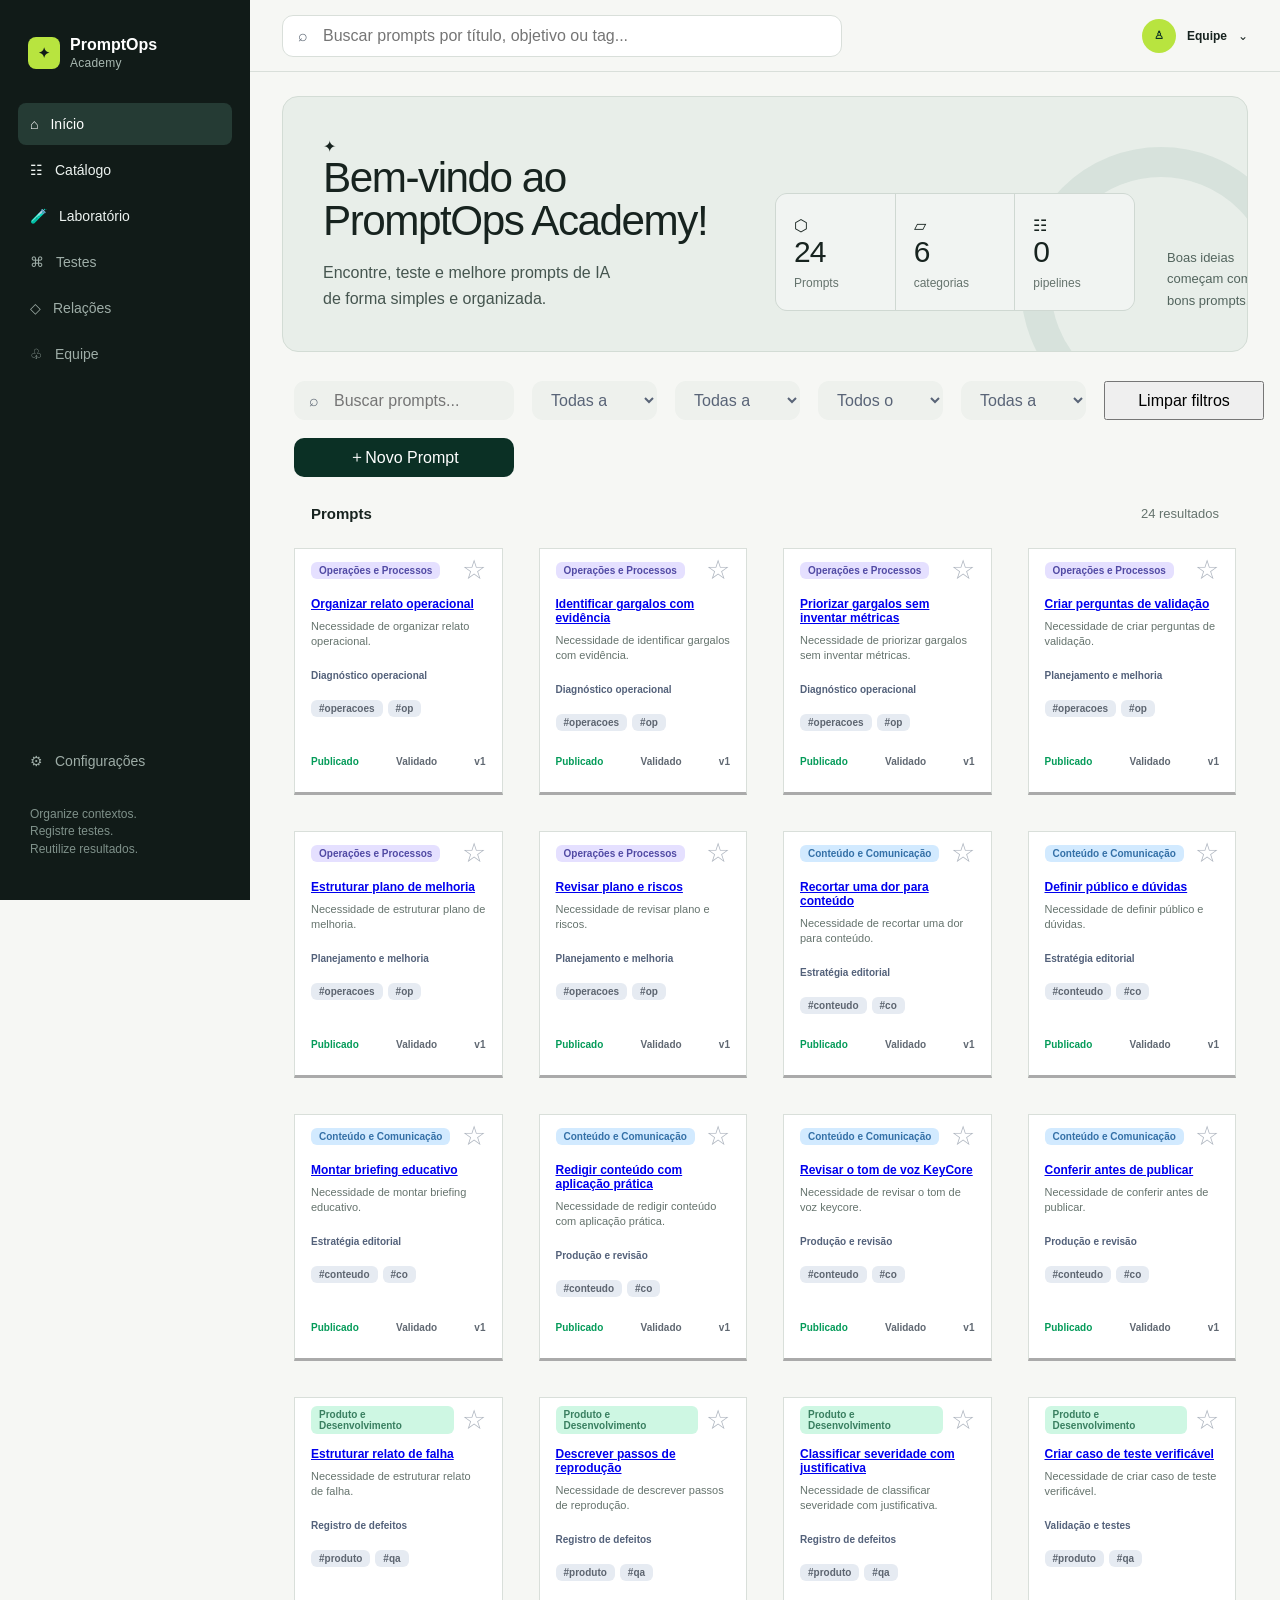
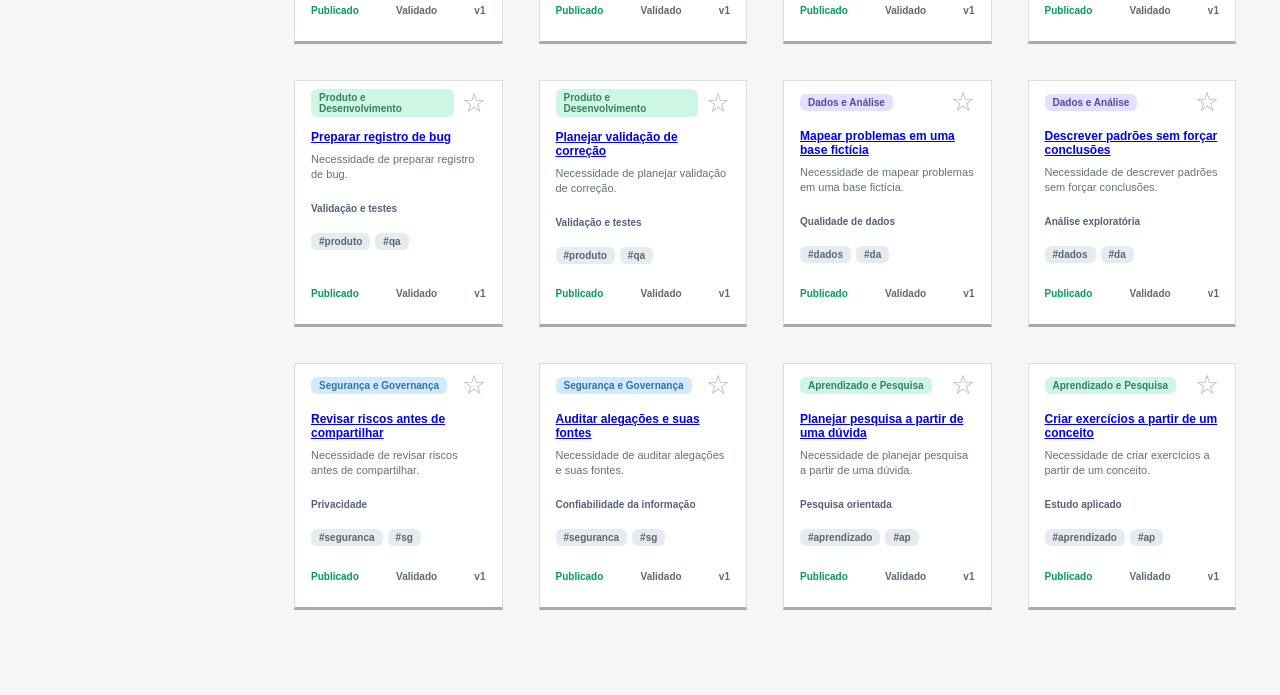
<file: index.html>
<!doctype html>
<html lang="pt-BR">
<head>
  <meta charset="utf-8">
  <meta name="viewport" content="width=device-width, initial-scale=1">
  <meta name="theme-color" content="#ffffff">
  <title>PromptOps Academy</title>
  <link rel="stylesheet" href="css/styles.css">
  <script src="js/storage.js" defer></script>
  <script src="js/catalog.js" defer></script>
  <script src="js/validation.js" defer></script>
  <script src="js/registration.js" defer></script>
</head>
<body>
  <a class="skip-link" href="#catalogo">Ir para o catálogo</a>

  <div class="app-shell">
    <aside class="sidebar" id="sidebar" aria-label="Navegação principal">
      <a class="brand" href="#inicio" aria-label="PromptOps Academy, início">
        <span class="brand-mark" aria-hidden="true">✦</span>
        <span><strong>PromptOps</strong><small>Academy</small></span>
      </a>

      <nav class="side-nav">
        <a class="nav-link active" href="#inicio"><span aria-hidden="true">⌂</span>Início</a>
        <a class="nav-link" href="#catalogo"><span aria-hidden="true">☷</span>Catálogo</a>
        <a class="nav-link" href="public/laboratorio-de-prompts.html"><span aria-hidden="true">🧪</span>Laboratório</a>
        <span class="nav-link muted"><span aria-hidden="true">⌘</span>Testes</span>
        <span class="nav-link muted"><span aria-hidden="true">◇</span>Relações</span>
        <span class="nav-link muted"><span aria-hidden="true">♧</span>Equipe</span>
      </nav>

      <div class="sidebar-footer">
        <span class="nav-link muted"><span aria-hidden="true">⚙</span>Configurações</span>
        <p>Organize contextos.<br>Registre testes.<br>Reutilize resultados.</p>
      </div>
    </aside>

    <div class="page">
      <header class="topbar">
        <button class="menu-toggle" id="menu-toggle" type="button" aria-label="Abrir menu" aria-controls="sidebar" aria-expanded="false">☰</button>
        <label class="search-field global-search">
          <span aria-hidden="true">⌕</span>
          <span class="sr-only">Busca global</span>
          <input id="global-search" type="search" placeholder="Buscar prompts por título, objetivo ou tag..." data-integration="levi-search">
        </label>
        <div class="profile" aria-label="Perfil da equipe"><span class="avatar" aria-hidden="true">♙</span><strong>Equipe</strong><span aria-hidden="true">⌄</span></div>
      </header>

      <main class="content">
        <section class="welcome" id="inicio" aria-labelledby="welcome-title">
          <div class="welcome-copy">
            <span class="spark" aria-hidden="true">✦</span>
            <div>
              <h1 id="welcome-title">Bem-vindo ao<br>PromptOps Academy!</h1>
              <p>Encontre, teste e melhore prompts de IA<br>de forma simples e organizada.</p>
            </div>
          </div>

          <div class="stats" aria-label="Indicadores do catálogo">
            <article class="stat"><span class="stat-icon purple" aria-hidden="true">⬡</span><strong id="prompt-count">0</strong><small>Prompts</small></article>
            <article class="stat"><span class="stat-icon green" aria-hidden="true">▱</span><strong id="category-count">0</strong><small>categorias</small></article>
            <article class="stat"><span class="stat-icon purple" aria-hidden="true">☷</span><strong id="pipeline-count">0</strong><small>pipelines</small></article>
          </div>

          <p class="welcome-note">Boas ideias<br>começam com<br>bons prompts.<i></i></p>
        </section>

        <section class="catalog" id="catalogo" aria-labelledby="catalog-title">
          <div class="toolbar" aria-label="Controles do catálogo">
            <label class="search-field catalog-search">
              <span aria-hidden="true">⌕</span>
              <span class="sr-only">Buscar prompts</span>
              <input id="catalog-search" type="search" placeholder="Buscar prompts..." data-integration="levi-search">
            </label>
            <label><span class="sr-only">Categoria</span><select id="category-filter" data-integration="levi-filter"><option value="">Categorias</option></select></label>
            <label><span class="sr-only">Subcategoria</span><select id="subcategory-filter" data-integration="levi-filter"><option value="">Subcategorias</option></select></label>
            <label><span class="sr-only">Status</span><select id="status-filter" data-integration="levi-filter"><option value="">Status</option></select></label>
            <label><span class="sr-only">Maturidade</span><select id="maturity-filter" data-integration="levi-filter"><option value="">Maturidade</option></select></label>
            <button id="clear-filters" type="button" class="clear-filters-btn">Limpar filtros</button>
            <button class="new-prompt" type="button" id="new-prompt" data-integration="cadastro"><span aria-hidden="true">＋</span>Novo Prompt</button>
          </div>

          <div class="catalog-heading">
            <h2 id="catalog-title">Prompts</h2>
            <span id="result-count" aria-live="polite">0 resultados</span>
          </div>

          <div id="catalog-state" class="catalog-state" role="status" hidden></div>

          <div id="prompt-grid" class="prompt-grid" aria-live="polite"></div>
        </section>
      </main>
    </div>
  </div>

  <div id="modal" class="modal" hidden>
    <div class="modal-dialog">
      <header class="modal-header">
        <h2>Novo Prompt</h2>
        <button type="button" id="modal-close" aria-label="Fechar modal" class="close-btn">×</button>
      </header>
      <form id="prompt-form" class="modal-form">
        <p id="form-message" class="form-message error" hidden></p>

        <div class="form-group">
          <label for="title">Título</label>
          <input type="text" id="title" name="title" required minlength="8">
        </div>

        <div class="form-row">
          <div class="form-group">
            <label for="categoryId">Categoria</label>
            <select id="categoryId" name="categoryId" required></select>
          </div>
          <div class="form-group">
            <label for="subcategoryId">Subcategoria</label>
            <select id="subcategoryId" name="subcategoryId" required></select>
          </div>
        </div>

        <div class="form-group">
          <label for="tags">Tags (separadas por vírgula)</label>
          <input type="text" id="tags" name="tags">
        </div>

        <div class="form-group">
          <label for="problem">Problema</label>
          <textarea id="problem" name="problem" required></textarea>
        </div>

        <div class="form-group">
          <label for="objective">Objetivo</label>
          <textarea id="objective" name="objective" required></textarea>
        </div>

        <div class="form-row">
          <div class="form-group">
            <label for="responsible">Responsável</label>
            <input type="text" id="responsible" name="responsible" required>
          </div>
          <div class="form-group">
            <label for="status">Status</label>
            <select id="status" name="status" required>
              <option value="rascunho">Rascunho</option>
              <option value="em_revisao">Em revisão</option>
              <option value="publicado">Publicado</option>
              <option value="arquivado">Arquivado</option>
            </select>
          </div>
          <div class="form-group">
            <label for="maturity">Maturidade</label>
            <select id="maturity" name="maturity" required>
              <option value="experimental">Experimental</option>
              <option value="em_validacao">Em validação</option>
              <option value="validado">Validado</option>
            </select>
          </div>
        </div>

        <div class="form-group">
          <label for="text">Texto do Prompt</label>
          <textarea id="text" name="text" required minlength="80" rows="5"></textarea>
        </div>

        <div class="form-group">
          <label for="context">Contexto</label>
          <textarea id="context" name="context"></textarea>
        </div>

        <div class="form-row">
          <div class="form-group">
            <label for="restrictions">Restrições</label>
            <textarea id="restrictions" name="restrictions"></textarea>
          </div>
          <div class="form-group">
            <label for="format">Formato</label>
            <textarea id="format" name="format"></textarea>
          </div>
        </div>

        <div class="form-row">
          <div class="form-group">
            <label for="qualityCriteria">Critérios de Qualidade</label>
            <textarea id="qualityCriteria" name="qualityCriteria"></textarea>
          </div>
          <div class="form-group">
            <label for="nextAction">Próxima Ação</label>
            <textarea id="nextAction" name="nextAction"></textarea>
          </div>
        </div>

        <footer class="modal-footer">
          <button type="button" id="modal-cancel" class="btn secondary">Cancelar</button>
          <button type="submit" class="btn primary">Salvar Prompt</button>
        </footer>
      </form>
    </div>
  </div>
  <script src="./js/validation.js"></script>
</body>
</html>
</file>
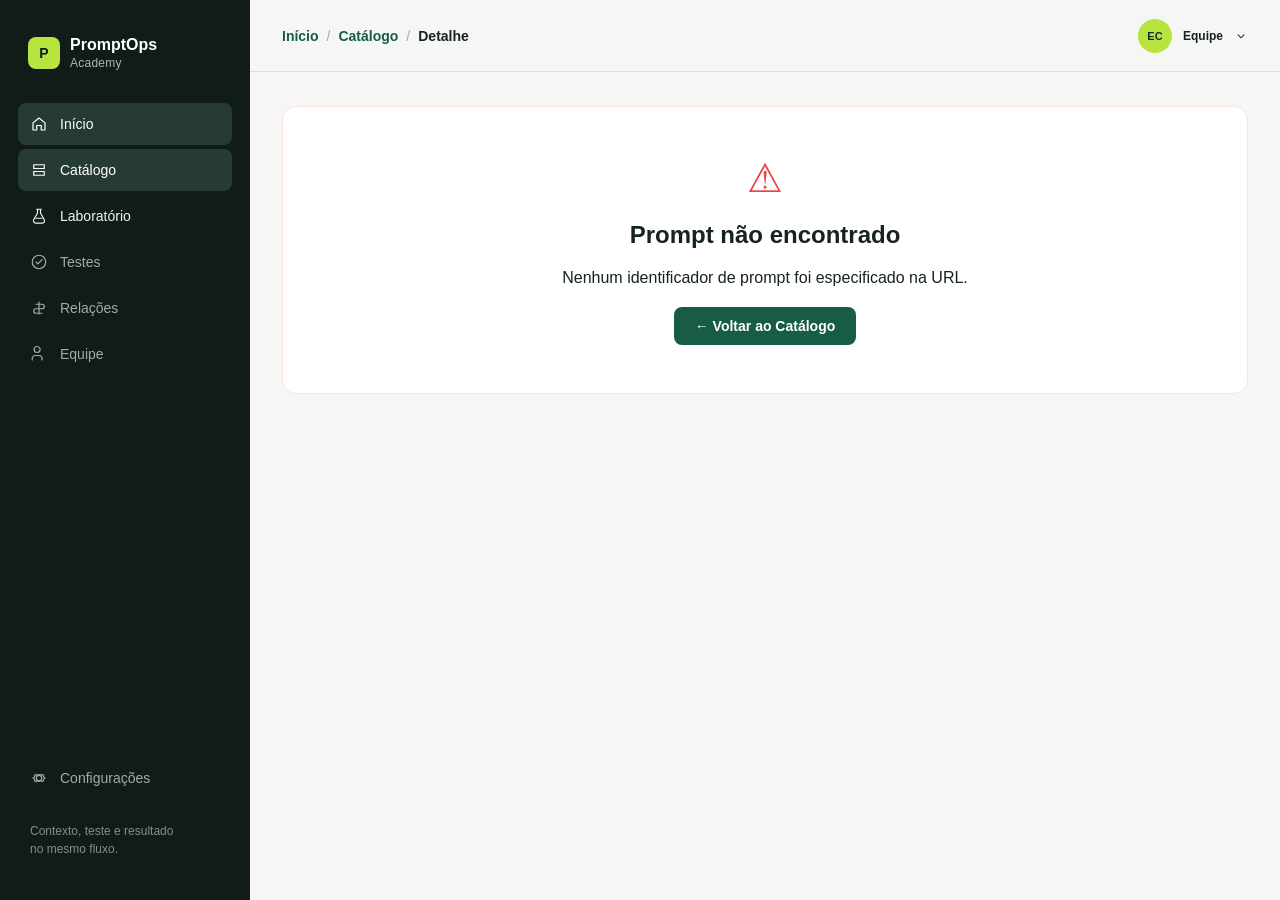
<file: prompt.html>
<!doctype html>
<html lang="pt-BR">
<head>
  <meta charset="utf-8">
  <meta name="viewport" content="width=device-width, initial-scale=1">
  <meta name="theme-color" content="#ffffff">
  <title>Detalhe do Prompt - PromptOps Academy</title>
  <link rel="stylesheet" href="css/styles.css">
  <link rel="stylesheet" href="css/navigation.css">
  <script src="js/navigation.js" defer></script>
  <script src="js/storage.js" defer></script>
  <script src="js/prompt-detail.js" defer></script>
</head>
<body>
  <a class="skip-link" href="#prompt-detail-content">Ir para o conteúdo principal</a>

  <div class="app-shell">
    <!-- Sidebar de Navegação Principal -->
    <aside class="sidebar" id="sidebar" aria-label="Navegação principal">
      <a class="brand" href="index.html#inicio" aria-label="PromptOps Academy, início">
        <span class="brand-mark" aria-hidden="true">P</span>
        <span><strong>PromptOps</strong><small>Academy</small></span>
      </a>

      <nav class="side-nav">
        <a class="nav-link" href="index.html#inicio"><svg aria-hidden="true" viewBox="0 0 24 24"><path d="M4 10.5 12 4l8 6.5V20h-5v-6H9v6H4Z"/></svg>Início</a>
        <a class="nav-link active" href="index.html#catalogo"><svg aria-hidden="true" viewBox="0 0 24 24"><path d="M5 5h14v5H5zm0 9h14v5H5Z"/></svg>Catálogo</a>
        <a class="nav-link" href="public/laboratorio-de-prompts.html"><svg aria-hidden="true" viewBox="0 0 24 24"><path d="M9 3h6m-5 0v5l-5 9a3 3 0 0 0 2.6 4.5h8.8A3 3 0 0 0 19 17l-5-9V3M8 15h8"/></svg>Laboratório</a>
        <span class="nav-link muted"><svg aria-hidden="true" viewBox="0 0 24 24"><path d="m8 12 2.5 2.5L16 9m5 3a9 9 0 1 1-18 0 9 9 0 0 1 18 0Z"/></svg>Testes</span>
        <span class="nav-link muted"><svg aria-hidden="true" viewBox="0 0 24 24"><path d="M8 7h8a3 3 0 0 1 0 6H8a3 3 0 0 0 0 6h8M12 4v16"/></svg>Relações</span>
        <span class="nav-link muted"><svg aria-hidden="true" viewBox="0 0 24 24"><path d="M16 20v-2a4 4 0 0 0-4-4H7a4 4 0 0 0-4 4v2m6.5-10A4 4 0 1 0 9.5 2a4 4 0 0 0 0 8Z"/></svg>Equipe</span>
      </nav>

      <div class="sidebar-footer">
        <span class="nav-link muted"><svg aria-hidden="true" viewBox="0 0 24 24"><path d="M12 15.5a3.5 3.5 0 1 0 0-7 3.5 3.5 0 0 0 0 7Zm8-3.5-2.1-1.2.1-2.4-2.1-1.2-2 1.3L12 7.4 10.1 8.5l-2-1.3L6 8.4l.1 2.4L4 12l2.1 1.2L6 15.6l2.1 1.2 2-1.3 1.9 1.1 1.9-1.1 2 1.3 2.1-1.2-.1-2.4Z"/></svg>Configurações</span>
        <p>Contexto, teste e resultado<br>no mesmo fluxo.</p>
      </div>
    </aside>

    <!-- Área de Conteúdo da Página -->
    <div class="page">
      <header class="topbar">
        <button class="menu-toggle" id="menu-toggle" type="button" aria-label="Abrir menu" aria-controls="sidebar" aria-expanded="false">
          <svg aria-hidden="true" viewBox="0 0 24 24"><path d="M4 7h16M4 12h16M4 17h16"/></svg>
        </button>
        
        <!-- Breadcrumbs de Navegação -->
        <nav class="nav-breadcrumbs" aria-label="Caminho de navegação">
          <a href="index.html#inicio">Início</a>
          <span class="separator" aria-hidden="true">/</span>
          <a href="index.html#catalogo">Catálogo</a>
          <span class="separator" aria-hidden="true">/</span>
          <span class="current" id="breadcrumb-prompt-title">Detalhe</span>
        </nav>

        <div class="profile" aria-label="Perfil da equipe">
          <span class="avatar" aria-hidden="true">EC</span>
          <strong>Equipe</strong>
          <svg class="profile-chevron" aria-hidden="true" viewBox="0 0 24 24"><path d="m7 10 5 5 5-5"/></svg>
        </div>
      </header>

      <main class="content">
        <div class="prompt-detail-container">
          
          <!-- Estado de Carregamento -->
          <div id="detail-loading" class="catalog-state" role="status">
            <p>Carregando informações do prompt...</p>
          </div>

          <!-- Estado de Erro -->
          <div id="detail-error" class="state-error-box" role="alert" hidden>
            <div class="state-error-icon" aria-hidden="true">⚠</div>
            <h2>Prompt não encontrado</h2>
            <p id="error-message">O prompt solicitado não existe ou não pôde ser carregado.</p>
            <div style="margin-top: 20px;">
              <a href="index.html#catalogo" class="btn btn-primary">← Voltar ao Catálogo</a>
            </div>
          </div>

          <!-- Conteúdo do Detalhe do Prompt -->
          <article id="prompt-detail-content" class="prompt-detail-card" hidden>
            
            <header>
              <div class="prompt-header-badges">
                <span class="badge badge-id" id="prompt-badge-id">ID</span>
                <span class="badge badge-category" id="prompt-badge-category">Categoria</span>
                <span class="badge badge-subcategory" id="prompt-badge-subcategory">Subcategoria</span>
                <span class="badge badge-status" id="prompt-badge-status">Status</span>
                <span class="badge badge-maturity" id="prompt-badge-maturity">Maturidade</span>
              </div>
              <h1 class="prompt-detail-title" id="prompt-detail-title">Título do Prompt</h1>
            </header>

            <section class="prompt-section">
              <h2 class="prompt-section-title">Objetivo</h2>
              <p class="prompt-text-block" id="prompt-objective"></p>
            </section>

            <section class="prompt-section">
              <h2 class="prompt-section-title">Problema Resolvido</h2>
              <p class="prompt-text-block" id="prompt-problem"></p>
            </section>

            <section class="prompt-section">
              <h2 class="prompt-section-title">Instrução / Conteúdo do Prompt</h2>
              <div class="prompt-code-wrapper">
                <div class="prompt-code-header">
                  <span class="prompt-code-label" id="prompt-version-info">Versão 1</span>
                  <div style="display: flex; align-items: center; gap: 8px;">
                    <span id="copy-feedback" class="feedback-toast" hidden>✓ Copiado!</span>
                    <button type="button" class="btn btn-secondary btn-icon" id="btn-copy-prompt" title="Copiar texto do prompt">
                      📋 Copiar
                    </button>
                  </div>
                </div>
                <pre class="prompt-code-content" id="prompt-text-content"></pre>
              </div>
            </section>

            <section class="prompt-section">
              <h2 class="prompt-section-title">Palavras-chave e Tags</h2>
              <div class="prompt-tags-list" id="prompt-tags-list"></div>
            </section>

            <!-- Barra de Ações do Fluxo -->
            <footer class="prompt-actions-bar">
              <div class="action-group-primary">
                <button type="button" class="btn btn-lab" id="btn-test-in-lab">
                  <svg aria-hidden="true" viewBox="0 0 24 24"><path d="M9 3h6M10 3v5l-4.6 7.2A4.2 4.2 0 0 0 9 21h6a4.2 4.2 0 0 0 3.6-5.8L14 8V3M8.5 15h7"/></svg>
                  Testar no Laboratório
                </button>
                <a href="index.html#catalogo" class="btn btn-secondary">
                  ← Voltar ao Catálogo
                </a>
              </div>
              <div class="action-group-secondary">
                <a href="index.html#inicio" class="btn btn-secondary">
                  🏠 Ir para o Início
                </a>
              </div>
            </footer>

          </article>

        </div>
      </main>
    </div>
  </div>
</body>
</html>
</file>
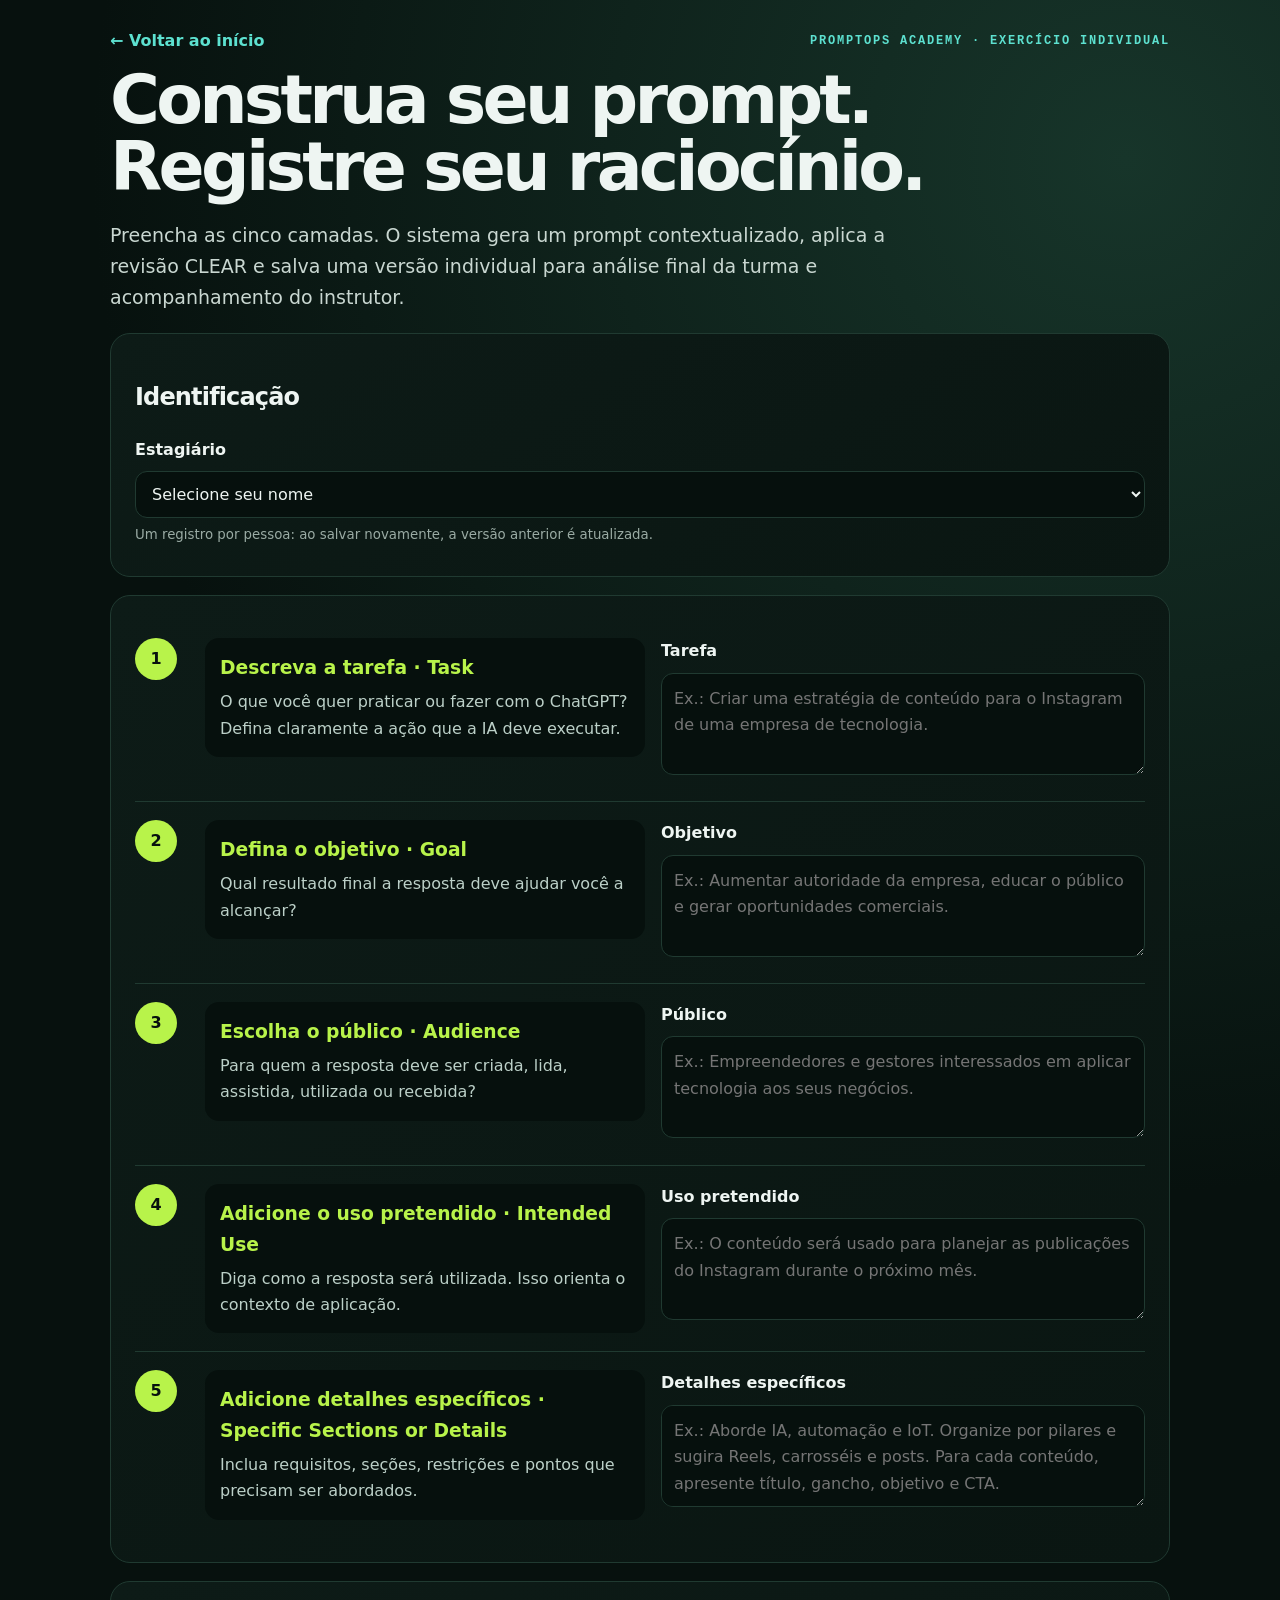
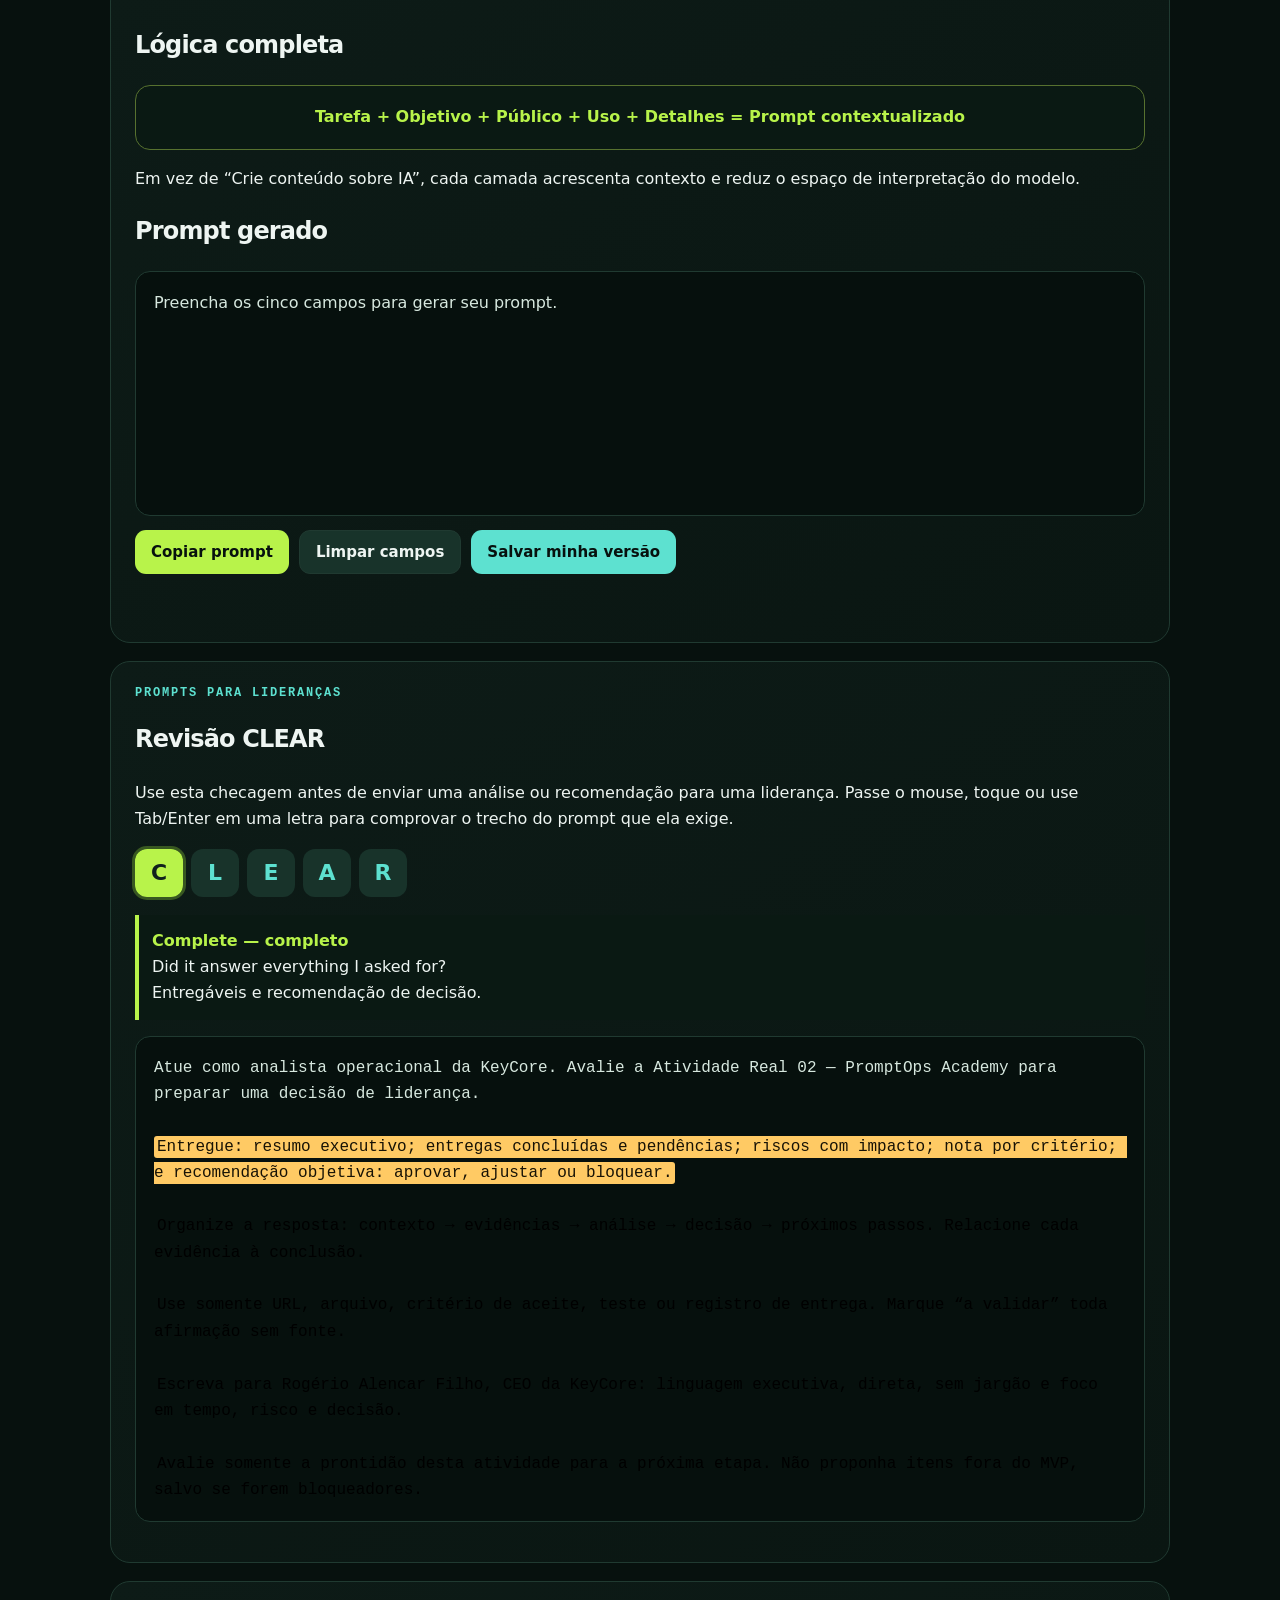
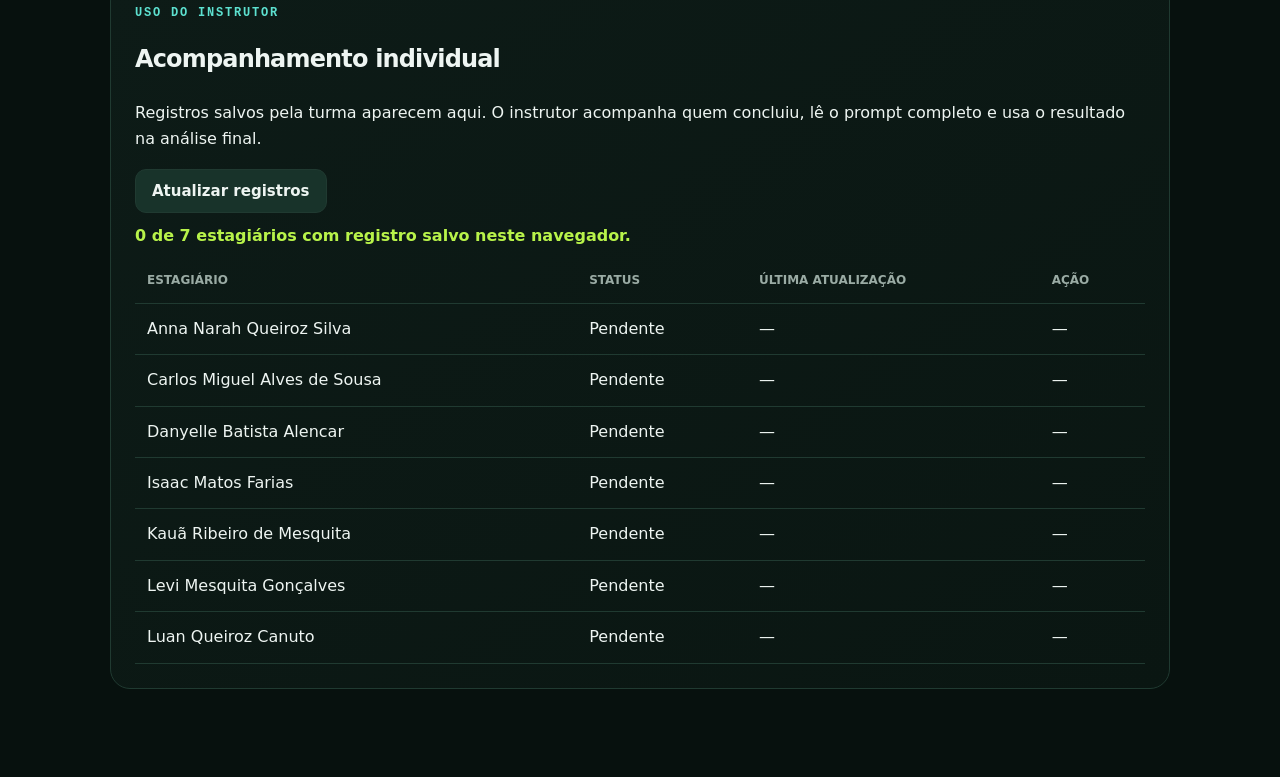
<file: public/laboratorio-de-prompts.html>
<!doctype html><html lang="pt-BR"><head><meta charset="utf-8"><meta name="viewport" content="width=device-width,initial-scale=1"><title>KeyCore · Laboratório de Prompts</title><style>:root{--bg:#07110e;--ink:#eef5f2;--muted:#9aaba4;--card:#0d1b17;--line:#203a31;--dark:#06100d;--lime:#b8f34a;--cyan:#5de1d0;--warning:#211b0c}*{box-sizing:border-box}body{margin:0;background:radial-gradient(circle at 88% 4%,#17352a 0,transparent 26%),var(--bg);color:var(--ink);font:16px/1.65 Inter,system-ui,sans-serif}.shell{width:min(1060px,calc(100% - 30px));margin:auto;padding:28px 0 70px}a{color:var(--cyan)}.top{display:flex;justify-content:space-between;gap:12px;align-items:center}.back{font-weight:750;text-decoration:none}.eyebrow{color:var(--cyan);font:700 12px ui-monospace,monospace;text-transform:uppercase;letter-spacing:.15em}h1{font-size:clamp(36px,7vw,68px);letter-spacing:-.055em;line-height:.98;margin:13px 0 18px}h2{letter-spacing:-.035em}.intro{font-size:19px;max-width:780px;color:#c9d7d1}.card{margin:18px 0;padding:24px;background:linear-gradient(145deg,#0d1b17,#0a1612);border:1px solid var(--line);border-radius:20px;box-shadow:none}.step{display:grid;grid-template-columns:54px minmax(0,1fr) minmax(260px,1.1fr);gap:16px;align-items:start;padding:18px 0;border-bottom:1px solid var(--line)}.step:last-child{border:0}.number{width:42px;height:42px;border-radius:50%;display:grid;place-items:center;background:var(--lime);color:#07110e;font-weight:850}.guide{background:var(--dark);padding:15px;border-radius:14px;color:#f5fbf8}.guide h3{margin:0 0 5px;color:var(--lime)}.guide p{margin:0;color:#bcd0c8}.field label{display:block;font-weight:800;margin-bottom:8px}.field small{display:block;color:var(--muted);margin:6px 0}.field textarea,.field select{width:100%;min-height:102px;padding:12px;border:1px solid var(--line);border-radius:12px;background:#06100d;color:var(--ink);font:inherit;resize:vertical}.field select{min-height:47px}.formula{padding:18px;border-radius:15px;background:#0a1913;border:1px solid #57712f;color:var(--lime);font-weight:800;text-align:center}.output{white-space:pre-wrap;background:#06100d;border:1px solid var(--line);color:#d7e8df;padding:18px;border-radius:15px;min-height:245px}.actions{display:flex;flex-wrap:wrap;gap:10px;margin-top:14px}button{border:0;border-radius:11px;padding:12px 16px;background:var(--lime);color:#07110e;font:750 15px system-ui;cursor:pointer}button.secondary{background:#18332a;color:var(--ink);border:1px solid var(--line)}button.save{background:var(--cyan);color:#07110e}button:hover{filter:brightness(1.08)}.status{min-height:24px;margin:10px 0;color:var(--lime);font-weight:700}.clear{display:flex;gap:8px;flex-wrap:wrap;margin:8px 0 18px}.clear button{width:48px;height:48px;padding:0;border-radius:12px;background:#18332a;color:var(--cyan);font-size:22px}.clear button.active,.clear button:hover,.clear button:focus{background:var(--lime);color:#10211d;outline:3px solid #8cd33755}.detail{padding:13px;border-left:4px solid var(--lime);background:#0a1913}.detail b{color:var(--lime)}.cleartext mark{background:transparent;padding:2px 3px;border-radius:3px}.cleartext mark.on{background:#ffca64;color:#171205}.instructor{overflow:auto}.instructor table{border-collapse:collapse;width:100%;min-width:640px}.instructor th,.instructor td{text-align:left;padding:12px;border-bottom:1px solid var(--line);vertical-align:top}.instructor th{font-size:12px;text-transform:uppercase;color:var(--muted)}.pill{font:750 12px ui-monospace,monospace;background:#0a1913;color:var(--lime);border:1px solid #57712f;padding:4px 7px;border-radius:99px}dialog{width:min(760px,calc(100% - 24px));border:1px solid var(--line);border-radius:18px;padding:24px;background:var(--card);color:var(--ink);box-shadow:0 20px 80px #0007}dialog::backdrop{background:#07110eaa}dialog pre{white-space:pre-wrap;background:#06100d;color:#e7f5ef;padding:15px;border-radius:12px}@media(max-width:760px){.step{grid-template-columns:45px 1fr}.field{grid-column:1/-1}.guide{grid-column:2}.top{align-items:flex-start;flex-direction:column}}</style></head><body><main class="shell"><header class="top"><a class="back" href="../index.html">← Voltar ao início</a><span class="eyebrow">PromptOps Academy · exercício individual</span></header><section><h1>Construa seu prompt.<br>Registre seu raciocínio.</h1><p class="intro">Preencha as cinco camadas. O sistema gera um prompt contextualizado, aplica a revisão CLEAR e salva uma versão individual para análise final da turma e acompanhamento do instrutor.</p></section><section class="card"><h2>Identificação</h2><div class="field"><label for="intern">Estagiário</label><select id="intern"><option value="">Selecione seu nome</option><option>Anna Narah Queiroz Silva</option><option>Carlos Miguel Alves de Sousa</option><option>Danyelle Batista Alencar</option><option>Isaac Matos Farias</option><option>Kauã Ribeiro de Mesquita</option><option>Levi Mesquita Gonçalves</option><option>Luan Queiroz Canuto</option></select><small>Um registro por pessoa: ao salvar novamente, a versão anterior é atualizada.</small></div></section><section class="card"><div class="step"><div class="number">1</div><div class="guide"><h3>Descreva a tarefa · Task</h3><p>O que você quer praticar ou fazer com o ChatGPT? Defina claramente a ação que a IA deve executar.</p></div><div class="field"><label for="task">Tarefa</label><textarea id="task" placeholder="Ex.: Criar uma estratégia de conteúdo para o Instagram de uma empresa de tecnologia."></textarea></div></div><div class="step"><div class="number">2</div><div class="guide"><h3>Defina o objetivo · Goal</h3><p>Qual resultado final a resposta deve ajudar você a alcançar?</p></div><div class="field"><label for="goal">Objetivo</label><textarea id="goal" placeholder="Ex.: Aumentar autoridade da empresa, educar o público e gerar oportunidades comerciais."></textarea></div></div><div class="step"><div class="number">3</div><div class="guide"><h3>Escolha o público · Audience</h3><p>Para quem a resposta deve ser criada, lida, assistida, utilizada ou recebida?</p></div><div class="field"><label for="audience">Público</label><textarea id="audience" placeholder="Ex.: Empreendedores e gestores interessados em aplicar tecnologia aos seus negócios."></textarea></div></div><div class="step"><div class="number">4</div><div class="guide"><h3>Adicione o uso pretendido · Intended Use</h3><p>Diga como a resposta será utilizada. Isso orienta o contexto de aplicação.</p></div><div class="field"><label for="intendedUse">Uso pretendido</label><textarea id="intendedUse" placeholder="Ex.: O conteúdo será usado para planejar as publicações do Instagram durante o próximo mês."></textarea></div></div><div class="step"><div class="number">5</div><div class="guide"><h3>Adicione detalhes específicos · Specific Sections or Details</h3><p>Inclua requisitos, seções, restrições e pontos que precisam ser abordados.</p></div><div class="field"><label for="details">Detalhes específicos</label><textarea id="details" placeholder="Ex.: Aborde IA, automação e IoT. Organize por pilares e sugira Reels, carrosséis e posts. Para cada conteúdo, apresente título, gancho, objetivo e CTA."></textarea></div></div></section><section class="card"><h2>Lógica completa</h2><div class="formula">Tarefa + Objetivo + Público + Uso + Detalhes = Prompt contextualizado</div><p>Em vez de “Crie conteúdo sobre IA”, cada camada acrescenta contexto e reduz o espaço de interpretação do modelo.</p><h2>Prompt gerado</h2><div class="output" id="output">Preencha os cinco campos para gerar seu prompt.</div><div class="actions"><button id="copy">Copiar prompt</button><button id="reset" class="secondary">Limpar campos</button><button id="save" class="save">Salvar minha versão</button></div><p id="status" class="status" aria-live="polite"></p></section><section class="card"><div class="eyebrow">Prompts para lideranças</div><h2>Revisão CLEAR</h2><p>Use esta checagem antes de enviar uma análise ou recomendação para uma liderança. Passe o mouse, toque ou use Tab/Enter em uma letra para comprovar o trecho do prompt que ela exige.</p><div class="clear" role="group" aria-label="Critérios CLEAR"><button class="active" data-c="C">C</button><button data-c="L">L</button><button data-c="E">E</button><button data-c="A">A</button><button data-c="R">R</button></div><div class="detail" id="clearDetail"></div><pre class="output cleartext">Atue como analista operacional da KeyCore. Avalie a Atividade Real 02 — PromptOps Academy para preparar uma decisão de liderança.

<mark data-p="C">Entregue: resumo executivo; entregas concluídas e pendências; riscos com impacto; nota por critério; e recomendação objetiva: aprovar, ajustar ou bloquear.</mark>

<mark data-p="L">Organize a resposta: contexto → evidências → análise → decisão → próximos passos. Relacione cada evidência à conclusão.</mark>

<mark data-p="E">Use somente URL, arquivo, critério de aceite, teste ou registro de entrega. Marque “a validar” toda afirmação sem fonte.</mark>

<mark data-p="A">Escreva para Rogério Alencar Filho, CEO da KeyCore: linguagem executiva, direta, sem jargão e foco em tempo, risco e decisão.</mark>

<mark data-p="R">Avalie somente a prontidão desta atividade para a próxima etapa. Não proponha itens fora do MVP, salvo se forem bloqueadores.</mark></pre></section><section class="card instructor"><div class="eyebrow">Uso do instrutor</div><h2>Acompanhamento individual</h2><p>Registros salvos pela turma aparecem aqui. O instrutor acompanha quem concluiu, lê o prompt completo e usa o resultado na análise final.</p><button id="refresh" class="secondary">Atualizar registros</button><p id="summary" class="status"></p><table><thead><tr><th>Estagiário</th><th>Status</th><th>Última atualização</th><th>Ação</th></tr></thead><tbody id="rows"><tr><td colspan="4">Carregando…</td></tr></tbody></table></section></main><dialog id="dialog"><button class="secondary" id="close">Fechar</button><h2 id="dialogTitle"></h2><pre id="dialogPrompt"></pre></dialog><script>const $=id=>document.getElementById(id), fields=['task','goal','audience','intendedUse','details'];const esc=s=>s.replace(/[&<>"']/g,c=>({'&':'&amp;','<':'&lt;','>':'&gt;','"':'&quot;',"'":'&#039;'}[c]));function get(){return Object.fromEntries(fields.map(k=>[k,$(k).value.trim()]))}function prompt(){const x=get();if(fields.some(k=>!x[k]))return 'Preencha os cinco campos para gerar seu prompt.';return `Crie ${x.task.charAt(0).toLowerCase()+x.task.slice(1)}\n\nObjetivo: ${x.goal}\n\nPúblico: ${x.audience}\n\nUso pretendido: ${x.intendedUse}\n\nDetalhes e requisitos: ${x.details}\n\nEntregue uma resposta organizada, prática e pronta para uso. Não invente dados; sinalize o que depender de validação.`}function render(){ $('output').textContent=prompt()}fields.forEach(k=>$(k).addEventListener('input',render));$('copy').onclick=async()=>{try{await navigator.clipboard.writeText(prompt());$('status').textContent='Prompt copiado.'}catch{$('status').textContent='Não foi possível copiar automaticamente. Selecione o texto e copie.'}};$('reset').onclick=()=>{fields.forEach(k=>$(k).value='');render();$('status').textContent='Campos limpos.'};const STORAGE_KEY='promptops-lab-submissions-v1';const allowedInterns=[...$('intern').options].map(o=>o.value).filter(Boolean);function stored(){try{return JSON.parse(localStorage.getItem(STORAGE_KEY)||'[]')}catch{return []}}function load(){const submissions=stored();const submitted=new Map(submissions.map(x=>[x.intern,x]));$('summary').textContent=`${submissions.length} de ${allowedInterns.length} estagiários com registro salvo neste navegador.`;$('rows').innerHTML=allowedInterns.map(name=>{const x=submitted.get(name);return `<tr><td>${esc(name)}</td><td>${x?'<span class="pill">Salvo</span>':'Pendente'}</td><td>${x?new Date(x.updatedAt).toLocaleString('pt-BR'):'—'}</td><td>${x?`<button class="secondary view" data-name="${esc(name)}">Ver prompt</button>`:'—'}</td></tr>`}).join('');document.querySelectorAll('.view').forEach(b=>b.onclick=()=>{const x=submitted.get(b.dataset.name);$('dialogTitle').textContent=x.intern;$('dialogPrompt').textContent=x.prompt;$('dialog').showModal()})}$('save').onclick=()=>{const data={intern:$('intern').value,...get(),prompt:prompt(),updatedAt:new Date().toISOString()};if(!data.intern||fields.some(k=>!data[k])){$('status').textContent='Selecione seu nome e preencha as cinco camadas antes de salvar.';return}const submissions=stored().filter(x=>x.intern!==data.intern);submissions.push(data);localStorage.setItem(STORAGE_KEY,JSON.stringify(submissions));$('status').textContent='Versão individual salva neste navegador.';load()};$('refresh').onclick=load;$('close').onclick=()=>$('dialog').close();const clear={C:['Complete — completo','Did it answer everything I asked for?','Entregáveis e recomendação de decisão.'],L:['Logical — lógico','Does it make sense from start to finish?','Ordem da análise e vínculo evidência → conclusão.'],E:['Evidence — evidência','Is it accurate and grounded? Do I need to check sources?','Fontes verificáveis e itens a validar.'],A:['Audience — público','Is it right for person who will read or use it?','Destinatário, linguagem e foco executivo.'],R:['Relevant — relevante','Does it stay focused on task?','Limite de escopo da análise.']};function show(c){const x=clear[c];$('clearDetail').innerHTML=`<b>${x[0]}</b><br>${x[1]}<br><span>${x[2]}</span>`;document.querySelectorAll('.clear button').forEach(b=>b.classList.toggle('active',b.dataset.c===c));document.querySelectorAll('[data-p]').forEach(m=>m.classList.toggle('on',m.dataset.p===c))}document.querySelectorAll('.clear button').forEach(b=>['mouseenter','focus','click'].forEach(e=>b.addEventListener(e,()=>show(b.dataset.c))));show('C');render();load().catch(()=>{$('rows').innerHTML='<tr><td colspan="4">Não foi possível carregar os registros agora.</td></tr>'});</script></body></html>
</file>
<file: css/styles.css>
:root {
  --sidebar: #111b18;
  --primary: #165c46;
  --primary-dark: #0b3025;
  --banner: #e8eee9;
  --background: #f6f7f4;
  --surface: #ffffff;
  --input-bg: #eef1ed;
  --text: #17231f;
  --muted: #65736d;
  --green: #17825f;
  --orange: #a96712;
  --blue: #2f6d8f;
  --line: #d9dfda;
  --accent: #b8e43f;
  font-family: Inter, "Segoe UI", Arial, sans-serif;
  color: var(--text);
  background: var(--background);
}

* {
  box-sizing: border-box;
}

html {
  scroll-behavior: smooth;
}

body {
  margin: 0;
  background: var(--background);
}

svg {
  display: block;
}

button,
a,
input,
select {
  -webkit-tap-highlight-color: transparent;
}

button,
input,
select {
  font: inherit;
}

a:focus-visible,
button:focus-visible,
input:focus-visible,
select:focus-visible {
  outline: 3px solid #7d82f4;
  outline-offset: 2px;
}

.sr-only {
  position: absolute;
  width: 1px;
  height: 1px;
  padding: 0;
  margin: -1px;
  overflow: hidden;
  clip: rect(0, 0, 0, 0);
  white-space: nowrap;
  border: 0;
}

.skip-link {
  position: fixed;
  top: -60px;
  left: 12px;
  z-index: 30;
  padding: 10px;
  background: #ffffff;
}

.skip-link:focus {
  top: 12px;
}

.app-shell {
  min-height: 100vh;
}

.sidebar {
  position: fixed;
  inset: 0 auto 0 0;
  z-index: 10;
  display: flex;
  flex-direction: column;
  width: 250px;
  padding: 37px 18px 26px;
  color: #ffffff;
  background: var(--sidebar);
}

.brand {
  display: flex;
  align-items: center;
  gap: 10px;
  margin: 0 10px 34px;
  color: #ffffff;
  line-height: 1;
  text-decoration: none;
}

.brand-mark {
  display: grid;
  place-items: center;
  width: 32px;
  height: 32px;
  color: var(--sidebar);
  font-size: 14px;
  font-weight: 700;
  background: var(--accent);
  border-radius: 8px;
}

.brand strong,
.brand small {
  display: block;
}

.brand strong {
  font-weight: 600;
}

.brand small {
  margin-top: 4px;
  color: #a8b8b1;
  font-size: 12px;
  letter-spacing: 0.02em;
}

.side-nav {
  display: grid;
  gap: 4px;
}

.nav-link {
  display: flex;
  align-items: center;
  gap: 12px;
  min-height: 42px;
  padding: 0 12px;
  color: #eef4f1;
  font-size: 14px;
  font-weight: 500;
  text-decoration: none;
  border-radius: 8px;
}

.nav-link > svg {
  width: 18px;
  height: 18px;
  flex: 0 0 18px;
  fill: none;
  stroke: currentColor;
  stroke-linecap: round;
  stroke-linejoin: round;
  stroke-width: 1.6;
}

.nav-link.active {
  color: #ffffff;
  background: #253b34;
}

a.nav-link:hover {
  background: #1b2c27;
}

.nav-link.muted {
  color: #9eada7;
}

.sidebar-footer {
  margin-top: auto;
}

.sidebar-footer p {
  margin: 24px 12px 16px;
  color: #7f918a;
  font-size: 12px;
  line-height: 1.45;
}

.page {
  min-height: 100vh;
  margin-left: 250px;
}

.topbar {
  position: sticky;
  top: 0;
  z-index: 4;
  display: flex;
  align-items: center;
  gap: 24px;
  height: 72px;
  padding: 0 32px;
  background: rgba(246, 247, 244, 0.96);
  border-bottom: 1px solid var(--line);
}

.menu-toggle {
  display: none;
  border: 0;
  background: transparent;
  cursor: pointer;
}

.menu-toggle > svg,
.profile-chevron {
  flex: none;
  fill: none;
  stroke: currentColor;
  stroke-width: 1.8;
  stroke-linecap: round;
  stroke-linejoin: round;
}

.menu-toggle > svg {
  width: 22px;
  height: 22px;
}

.profile-chevron {
  width: 14px;
  height: 14px;
}

.search-field {
  display: flex;
  align-items: center;
  gap: 13px;
  height: 39px;
  padding: 0 15px;
  color: #5f6976;
  background: var(--input-bg);
  border-radius: 11px;
}

.search-field > svg {
  width: 18px;
  height: 18px;
  fill: none;
  stroke: currentColor;
  stroke-linecap: round;
  stroke-width: 1.8;
}

.search-field input {
  width: 100%;
  min-width: 0;
  color: var(--text);
  background: transparent;
  border: 0;
  outline: 0;
}

.global-search {
  width: min(560px, 65%);
  height: 42px;
  background: var(--surface);
  border: 1px solid var(--line);
}

.profile {
  display: flex;
  align-items: center;
  gap: 11px;
  margin-left: auto;
  font-size: 12px;
}

.avatar {
  display: grid;
  place-items: center;
  width: 34px;
  height: 34px;
  color: var(--primary-dark);
  font-size: 11px;
  font-weight: 700;
  background: var(--accent);
  border-radius: 50%;
}

.content {
  max-width: 1500px;
  padding: 24px 32px 56px;
  margin: auto;
}

.welcome {
  position: relative;
  display: grid;
  grid-template-columns: minmax(420px, 1.4fr) minmax(360px, 1fr) 150px;
  align-items: end;
  gap: 32px;
  min-height: 245px;
  padding: 40px;
  overflow: hidden;
  background: var(--banner);
  border: 1px solid #d3dcd5;
  border-radius: 16px;
}

.welcome::after {
  position: absolute;
  right: -54px;
  bottom: -76px;
  width: 220px;
  height: 220px;
  content: "";
  border: 30px solid rgba(22, 92, 70, 0.08);
  border-radius: 50%;
}

.welcome-copy {
  position: relative;
  z-index: 1;
}

.section-kicker {
  display: block;
  margin-bottom: 20px;
  color: var(--primary);
  font-size: 12px;
  font-weight: 600;
  letter-spacing: 0.04em;
}

.welcome h1 {
  max-width: 700px;
  margin: 0 0 18px;
  font-size: clamp(32px, 3.3vw, 52px);
  font-weight: 500;
  letter-spacing: -0.035em;
  line-height: 1.02;
}

.welcome-copy p {
  max-width: 590px;
  margin: 0;
  color: #45554f;
  font-size: 16px;
  line-height: 1.6;
}

.stats {
  position: relative;
  z-index: 1;
  display: grid;
  grid-template-columns: repeat(3, minmax(0, 1fr));
  gap: 1px;
  overflow: hidden;
  background: #cfd8d2;
  border: 1px solid #cfd8d2;
  border-radius: 12px;
}

.stat {
  display: flex;
  min-height: 116px;
  padding: 20px 18px;
  flex-direction: column;
  justify-content: flex-end;
  background: rgba(255, 255, 255, 0.72);
}

.stat strong {
  font-size: 30px;
  font-weight: 500;
  font-variant-numeric: tabular-nums;
  letter-spacing: -0.03em;
}

.stat small {
  margin-top: 7px;
  color: var(--muted);
  font-size: 12px;
}

.welcome-note {
  position: relative;
  z-index: 1;
  margin: 0;
  color: #52645d;
  font-size: 13px;
  font-weight: 500;
  line-height: 1.65;
}

.welcome-note span {
  display: block;
  margin-bottom: 9px;
  color: var(--primary);
  font-size: 11px;
  letter-spacing: 0.04em;
}

.catalog {
  padding: 29px 12px;
}

.toolbar {
  display: grid;
  grid-template-columns: minmax(220px, 1.7fr) repeat(4, minmax(125px, 0.9fr)) minmax(160px, 0.95fr);
  gap: 18px;
}

.toolbar label,
.toolbar select {
  width: 100%;
}

.toolbar select {
  height: 39px;
  padding: 0 34px 0 15px;
  color: #596477;
  background: var(--input-bg);
  border: 0;
  border-radius: 11px;
}

.new-prompt {
  display: flex;
  align-items: center;
  justify-content: center;
  height: 39px;
  color: #ffffff;
  text-decoration: none;
  background: var(--primary-dark);
  border: 0;
  border-radius: 10px;
}

.new-prompt:not(:disabled):hover {
  background: #1b2b51;
}

.new-prompt:disabled {
  cursor: not-allowed;
  opacity: 0.78;
}

.catalog-heading {
  display: flex;
  align-items: center;
  justify-content: space-between;
  margin: 28px 17px 26px;
}

.catalog-heading h2 {
  margin: 0;
  font-size: 15px;
}

.catalog-heading span {
  color: var(--muted);
  font-size: 13px;
}

.catalog-state {
  display: grid;
  gap: 6px;
  max-width: 680px;
  padding: 22px;
  color: #465269;
  background: #f7f9fd;
  border: 1px solid #d8deeb;
  border-radius: 12px;
}

.catalog-state[hidden] {
  display: none;
}

.prompt-grid {
  display: grid;
  grid-template-columns: repeat(4, minmax(0, 1fr));
  gap: 36px;
}

.prompt-card {
  display: flex;
  flex-direction: column;
  min-width: 0;
  min-height: 247px;
  padding: 8px 16px 25px;
  background: #ffffff;
  border: 1px solid var(--line);
  border-bottom: 3px solid #aaaaaa;
}

.card-top {
  display: flex;
  align-items: center;
  justify-content: space-between;
  gap: 8px;
}

.category-badge,
.tag {
  display: inline-block;
  padding: 3px 8px;
  font-size: 10px;
  font-weight: 700;
  border-radius: 6px;
}

.category-badge {
  color: #514aa4;
  background: #e5e0ff;
}

.category-badge.blue {
  color: #3470a7;
  background: #d2eaff;
}

.category-badge.green {
  color: #397f60;
  background: #cef7e3;
}

.favorite-mark {
  color: #aeb5bf;
  font-size: 27px;
  line-height: 1;
}

.prompt-card h3 {
  margin: 13px 0 8px;
  font-size: 12px;
}

.objective {
  min-height: 44px;
  margin: 0;
  color: var(--muted);
  font-size: 11px;
  line-height: 1.3;
}

.subcategory {
  margin: 7px 0 0;
  color: #53617a;
  font-size: 10px;
  font-weight: 700;
}

.tags {
  display: flex;
  flex-wrap: wrap;
  gap: 5px;
  margin: 19px 0 21px;
}

.tag {
  color: #5d6570;
  background: #e6ebf2;
}

.card-footer {
  display: flex;
  align-items: center;
  justify-content: space-between;
  gap: 7px;
  flex-wrap: wrap;
  margin-top: auto;
  color: #606872;
  font-size: 10px;
  font-weight: 700;
}

.status-publicado {
  color: #049b59;
}

.status-em-revisao {
  color: #e18a00;
}

.status-rascunho {
  color: var(--blue);
}

.status-arquivado {
  color: #737986;
}

@media (max-width: 1250px) {
  .welcome {
    grid-template-columns: 1fr 1.7fr;
  }

  .welcome-note {
    display: none;
  }

  .stats {
    gap: 14px;
  }

  .toolbar {
    grid-template-columns: repeat(3, 1fr);
  }

  .catalog-search {
    grid-column: span 2;
  }

  .prompt-grid {
    grid-template-columns: repeat(3, 1fr);
    gap: 20px;
  }
}

@media (max-width: 950px) {
  .sidebar {
    width: 205px;
  }

  .page {
    margin-left: 205px;
  }

  .topbar {
    padding-left: 26px;
  }

  .welcome {
    display: block;
  }

  .welcome-copy {
    margin-bottom: 25px;
  }

  .prompt-grid {
    grid-template-columns: repeat(2, 1fr);
  }
}

@media (max-width: 700px) {
  .sidebar {
    width: 250px;
    box-shadow: 8px 0 25px #10182828;
    transform: translateX(-100%);
    transition: transform 0.2s;
  }

  .sidebar.open {
    transform: translateX(0);
  }

  .page {
    margin-left: 0;
  }

  .topbar {
    gap: 13px;
    height: 72px;
    padding: 0 18px;
  }

  .menu-toggle {
    display: block;
    font-size: 22px;
  }

  .global-search {
    width: 100%;
    height: 40px;
  }

  .profile strong,
  .profile > span:last-child,
  .profile-chevron {
    display: none;
  }

  .avatar {
    width: 35px;
    height: 35px;
  }

  .content {
    padding: 16px;
  }

  .welcome {
    padding: 23px 18px;
  }

  .welcome-copy {
    gap: 15px;
  }

  .stats {
    gap: 8px;
  }

  .stat {
    height: 94px;
    padding: 10px;
  }

  .catalog {
    padding: 24px 0;
  }

  .toolbar {
    grid-template-columns: 1fr;
    gap: 10px;
  }

  .catalog-search {
    grid-column: auto;
  }

  .new-prompt {
    height: 43px;
  }

  .catalog-heading {
    margin-inline: 0;
  }

  .prompt-grid {
    grid-template-columns: 1fr;
    gap: 14px;
  }

  .prompt-card {
    border-radius: 8px;
  }
}
/* Modal Styles */
.modal {
  position: fixed;
  top: 0;
  left: 0;
  width: 100vw;
  height: 100vh;
  height: 100dvh;
  padding: 16px;
  background: rgba(0, 0, 0, 0.5);
  display: flex;
  align-items: center;
  justify-content: center;
  z-index: 1000;
}

.modal[hidden] {
  display: none !important;
}

.modal-dialog {
  background: #fff;
  border-radius: 8px;
  width: 100%;
  max-width: 600px;
  max-height: 100%;
  overflow-y: auto;
  box-shadow: 0 4px 12px rgba(0,0,0,0.15);
  display: flex;
  flex-direction: column;
}

.modal-header {
  flex-shrink: 0;
  padding: 16px 24px;
  border-bottom: 1px solid #e0e0e0;
  display: flex;
  justify-content: space-between;
  align-items: center;
}

.modal-header h2 {
  margin: 0;
  font-size: 1.25rem;
}

.close-btn {
  background: none;
  border: none;
  font-size: 1.5rem;
  cursor: pointer;
  color: #666;
}

.modal-form {
  flex-shrink: 0;
  min-width: 0;
  padding: 24px;
  display: flex;
  flex-direction: column;
  gap: 16px;
}

.form-group {
  min-width: 0;
  display: flex;
  flex-direction: column;
  gap: 4px;
}

.form-group label {
  font-weight: bold;
  font-size: 0.9rem;
}

.form-group input, .form-group select, .form-group textarea {
  width: 100%;
  min-width: 0;
  max-width: 100%;
  padding: 8px;
  border: 1px solid #ccc;
  border-radius: 4px;
  font-family: inherit;
}

.form-row {
  display: grid;
  grid-template-columns: repeat(2, minmax(0, 1fr));
  gap: 16px;
}

.modal-footer {
  flex-wrap: wrap;
  padding-top: 16px;
  border-top: 1px solid #e0e0e0;
  display: flex;
  justify-content: flex-end;
  gap: 12px;
}

.btn {
  padding: 8px 16px;
  border: none;
  border-radius: 4px;
  cursor: pointer;
  font-weight: bold;
}

.btn.secondary {
  background: #f0f0f0;
  color: #333;
}

.btn.primary {
  background: var(--primary, #0056b3);
  color: white;
}

.error {
  color: #d32f2f;
  font-weight: bold;
  margin-bottom: 8px;
}

@media (max-width: 700px) {
  .modal-header,
  .modal-form {
    padding: 16px;
  }

  .form-row {
    grid-template-columns: minmax(0, 1fr);
  }

  .modal-footer .btn {
    flex: 1 1 120px;
  }
}
</file>
<file: css/navigation.css>
/**
 * navigation.css - PromptOps Academy
 * Estilos modulares e responsivos para a navegação integrada e componentes de fluxo (Issue #19)
 */

/* ============================================================
   BREADCRUMBS & TOPBAR NAVIGATION
   ============================================================ */
.nav-breadcrumbs {
  display: flex;
  align-items: center;
  gap: 8px;
  font-size: 14px;
  font-weight: 500;
  color: var(--muted, #737986);
}

.nav-breadcrumbs a {
  display: inline-flex;
  align-items: center;
  gap: 6px;
  color: var(--primary, #354d9d);
  text-decoration: none;
  font-weight: 600;
  transition: color 0.15s ease, transform 0.15s ease;
}

.nav-breadcrumbs a:hover {
  color: #1e306e;
  text-decoration: underline;
}

.nav-breadcrumbs .separator {
  color: #a0a6b5;
  user-select: none;
}

.nav-breadcrumbs .current {
  color: var(--text, #101828);
  font-weight: 600;
}

/* ============================================================
   PROMPT DETAIL PAGE LAYOUT
   ============================================================ */
.prompt-detail-container {
  max-width: 1080px;
  margin: 0 auto;
  padding: 10px 0 40px;
}

.prompt-detail-card {
  background: #ffffff;
  border: 1px solid var(--line, #e2e6ec);
  border-radius: 14px;
  padding: 32px;
  box-shadow: 0 4px 12px rgba(16, 27, 52, 0.04);
}

.prompt-header-badges {
  display: flex;
  flex-wrap: wrap;
  align-items: center;
  gap: 10px;
  margin-bottom: 18px;
}

.badge {
  display: inline-flex;
  align-items: center;
  gap: 6px;
  padding: 5px 12px;
  border-radius: 999px;
  font-size: 12px;
  font-weight: 600;
  line-height: 1.2;
}

.badge-id {
  background: #eef2ff;
  color: var(--primary, #354d9d);
  border: 1px solid #c7d2fe;
  font-family: ui-monospace, SFMono-Regular, Menlo, Monaco, Consolas, monospace;
}

.badge-category {
  background: #f3f4f6;
  color: #374151;
  border: 1px solid #e5e7eb;
}

.badge-subcategory {
  background: #ecfdf5;
  color: #065f46;
  border: 1px solid #a7f3d0;
}

.badge-status {
  padding: 5px 12px;
}

.badge-status.publicado {
  background: #ecfdf5;
  color: #047857;
  border: 1px solid #a7f3d0;
}

.badge-status.em_revisao {
  background: #eef2ff;
  color: #4338ca;
  border: 1px solid #c7d2fe;
}

.badge-status.rascunho {
  background: #fffbeb;
  color: #b45309;
  border: 1px solid #fde68a;
}

.badge-status.arquivado {
  background: #f3f4f6;
  color: #6b7280;
  border: 1px solid #e5e7eb;
}

.badge-maturity {
  background: #fdf4ff;
  color: #86198f;
  border: 1px solid #f5d0fe;
}

.prompt-detail-title {
  font-size: 28px;
  font-weight: 750;
  line-height: 1.25;
  color: var(--text, #101828);
  margin: 0 0 20px 0;
}

.prompt-section {
  margin-top: 24px;
}

.prompt-section-title {
  font-size: 14px;
  font-weight: 700;
  text-transform: uppercase;
  letter-spacing: 0.05em;
  color: var(--muted, #737986);
  margin: 0 0 8px 0;
}

.prompt-text-block {
  background: #f8fafc;
  border: 1px solid var(--line, #e2e6ec);
  border-radius: 10px;
  padding: 16px 20px;
  font-size: 15px;
  line-height: 1.6;
  color: var(--text, #101828);
  margin: 0;
}

.prompt-code-wrapper {
  position: relative;
  background: #0f172a;
  border-radius: 12px;
  border: 1px solid #1e293b;
  overflow: hidden;
  margin-top: 10px;
}

.prompt-code-header {
  display: flex;
  justify-content: space-between;
  align-items: center;
  padding: 10px 16px;
  background: #1e293b;
  border-bottom: 1px solid #334155;
}

.prompt-code-label {
  color: #94a3b8;
  font-size: 12px;
  font-weight: 600;
  text-transform: uppercase;
  letter-spacing: 0.05em;
}

.prompt-code-content {
  margin: 0;
  padding: 20px;
  color: #f1f5f9;
  font-family: ui-monospace, SFMono-Regular, Menlo, Monaco, Consolas, monospace;
  font-size: 14px;
  line-height: 1.65;
  white-space: pre-wrap;
  word-break: break-word;
  max-height: 480px;
  overflow-y: auto;
}

.prompt-tags-list {
  display: flex;
  flex-wrap: wrap;
  gap: 8px;
  margin-top: 10px;
}

.prompt-tag {
  background: #f1f5f9;
  color: #475569;
  font-size: 12px;
  font-weight: 500;
  padding: 4px 10px;
  border-radius: 6px;
  border: 1px solid #e2e8f0;
}

/* ============================================================
   ACTION TOOLBAR & FLOW BUTTONS
   ============================================================ */
.prompt-actions-bar {
  display: flex;
  flex-wrap: wrap;
  align-items: center;
  justify-content: space-between;
  gap: 16px;
  margin-top: 32px;
  padding-top: 24px;
  border-top: 1px solid var(--line, #e2e6ec);
}

.action-group-primary,
.action-group-secondary {
  display: flex;
  flex-wrap: wrap;
  align-items: center;
  gap: 12px;
}

.btn {
  display: inline-flex;
  align-items: center;
  justify-content: center;
  gap: 8px;
  padding: 10px 20px;
  border-radius: 8px;
  font-size: 14px;
  font-weight: 650;
  text-decoration: none;
  cursor: pointer;
  transition: all 0.15s ease-in-out;
  border: 1px solid transparent;
}

.btn > svg {
  width: 16px;
  height: 16px;
  flex: 0 0 16px;
  stroke: currentColor;
  stroke-width: 1.8;
  fill: none;
  stroke-linecap: round;
  stroke-linejoin: round;
}

.btn-primary {
  background: var(--primary, #354d9d);
  color: #ffffff;
}

.btn-primary:hover {
  background: #283a7a;
  box-shadow: 0 4px 10px rgba(53, 77, 157, 0.25);
}

.btn-lab {
  background: #0f766e;
  color: #ffffff;
  border-color: #0d9488;
}

.btn-lab:hover {
  background: #115e59;
  box-shadow: 0 4px 10px rgba(15, 118, 110, 0.3);
}

.btn-secondary {
  background: #ffffff;
  color: var(--text, #101828);
  border-color: var(--line, #e2e6ec);
}

.btn-secondary:hover {
  background: #f8fafc;
  border-color: #cbd5e1;
}

.btn-icon {
  font-size: 16px;
  line-height: 1;
}

/* ============================================================
   FEEDBACK MESSAGES & STATE
   ============================================================ */
.feedback-toast {
  display: inline-flex;
  align-items: center;
  gap: 8px;
  padding: 8px 14px;
  border-radius: 6px;
  font-size: 13px;
  font-weight: 600;
  background: #ecfdf5;
  color: #065f46;
  border: 1px solid #a7f3d0;
  animation: fadeIn 0.2s ease;
}

.feedback-toast[hidden] {
  display: none;
}

@keyframes fadeIn {
  from { opacity: 0; transform: translateY(-4px); }
  to { opacity: 1; transform: translateY(0); }
}

.state-error-box {
  text-align: center;
  padding: 48px 24px;
  background: #ffffff;
  border: 1px solid #fee2e2;
  border-radius: 14px;
}

.state-error-icon {
  font-size: 40px;
  color: #ef4444;
  margin-bottom: 12px;
}

/* ============================================================
   RESPONSIVENESS (MOBILE & TABLET)
   ============================================================ */
@media (max-width: 768px) {
  .prompt-detail-card {
    padding: 20px;
  }

  .prompt-detail-title {
    font-size: 22px;
  }

  .prompt-actions-bar {
    flex-direction: column;
    align-items: stretch;
  }

  .action-group-primary,
  .action-group-secondary {
    flex-direction: column;
    width: 100%;
  }

  .btn {
    width: 100%;
  }
}
</file>
